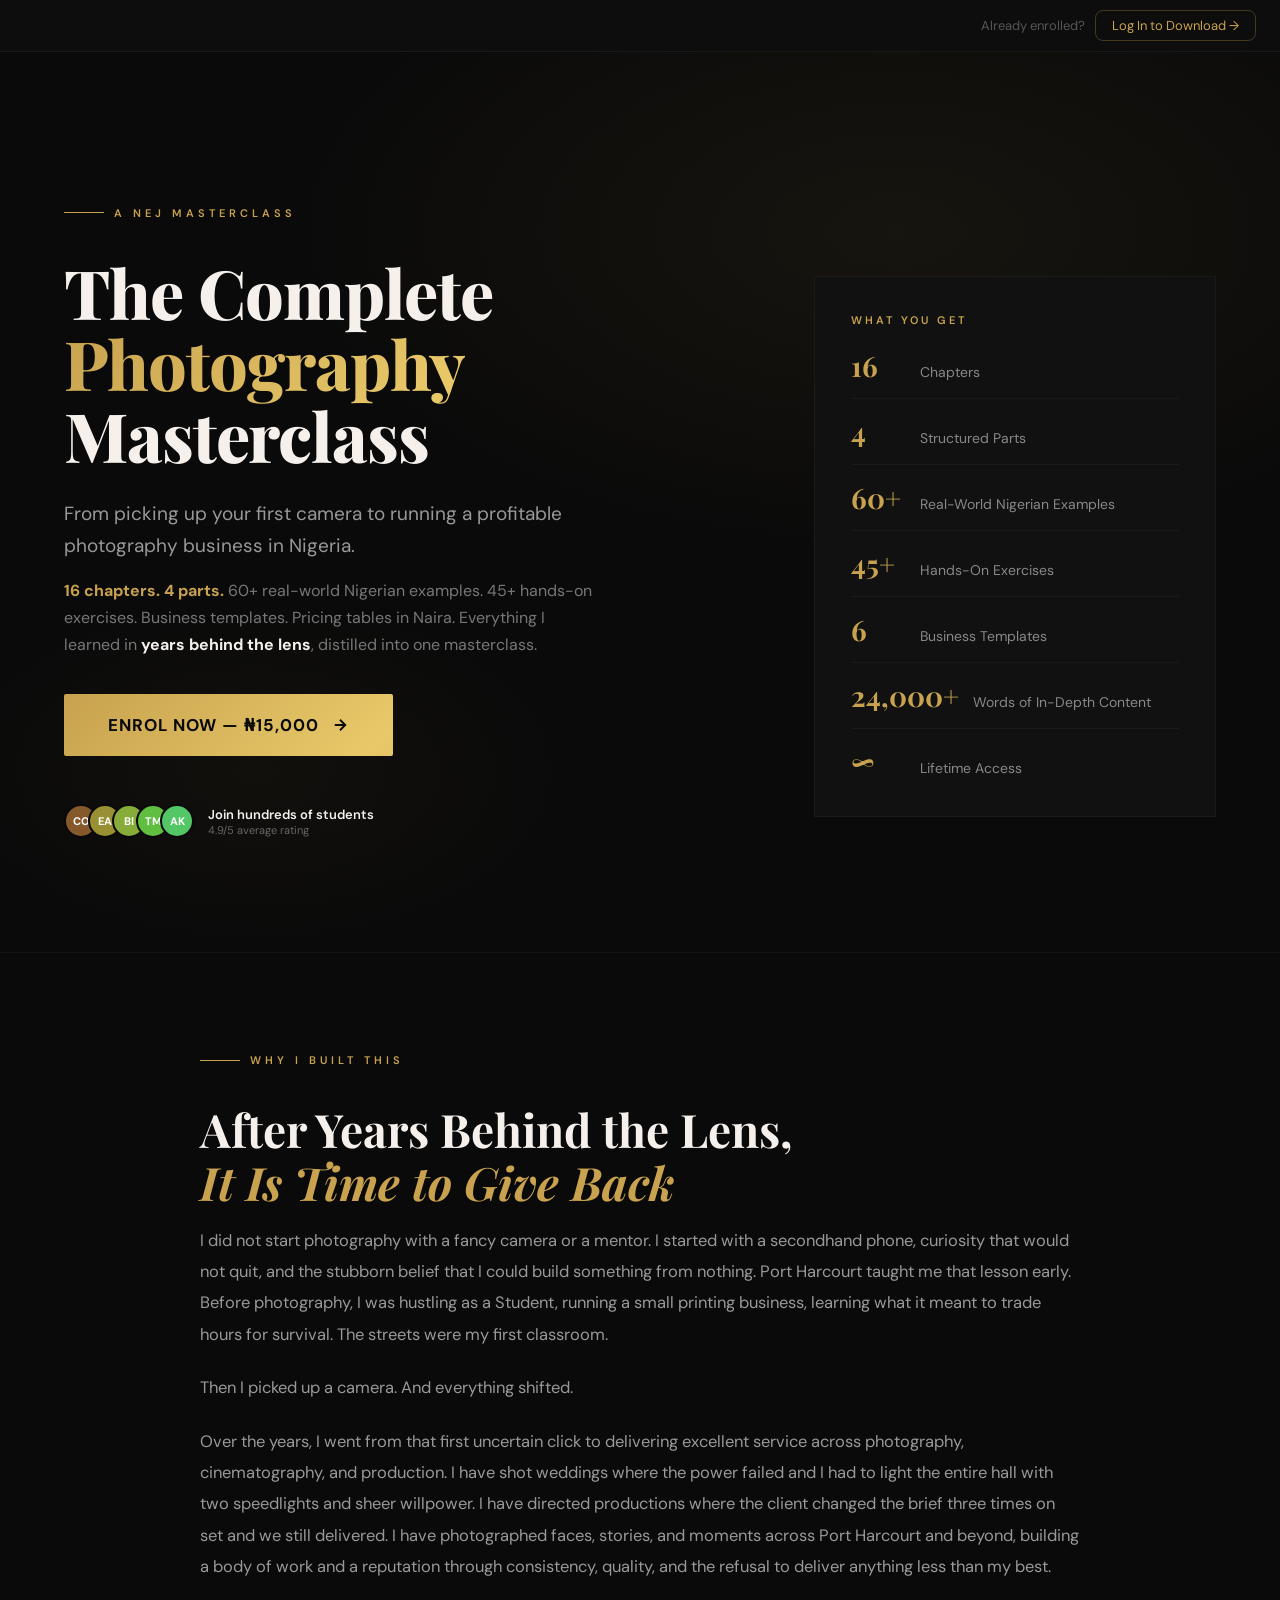
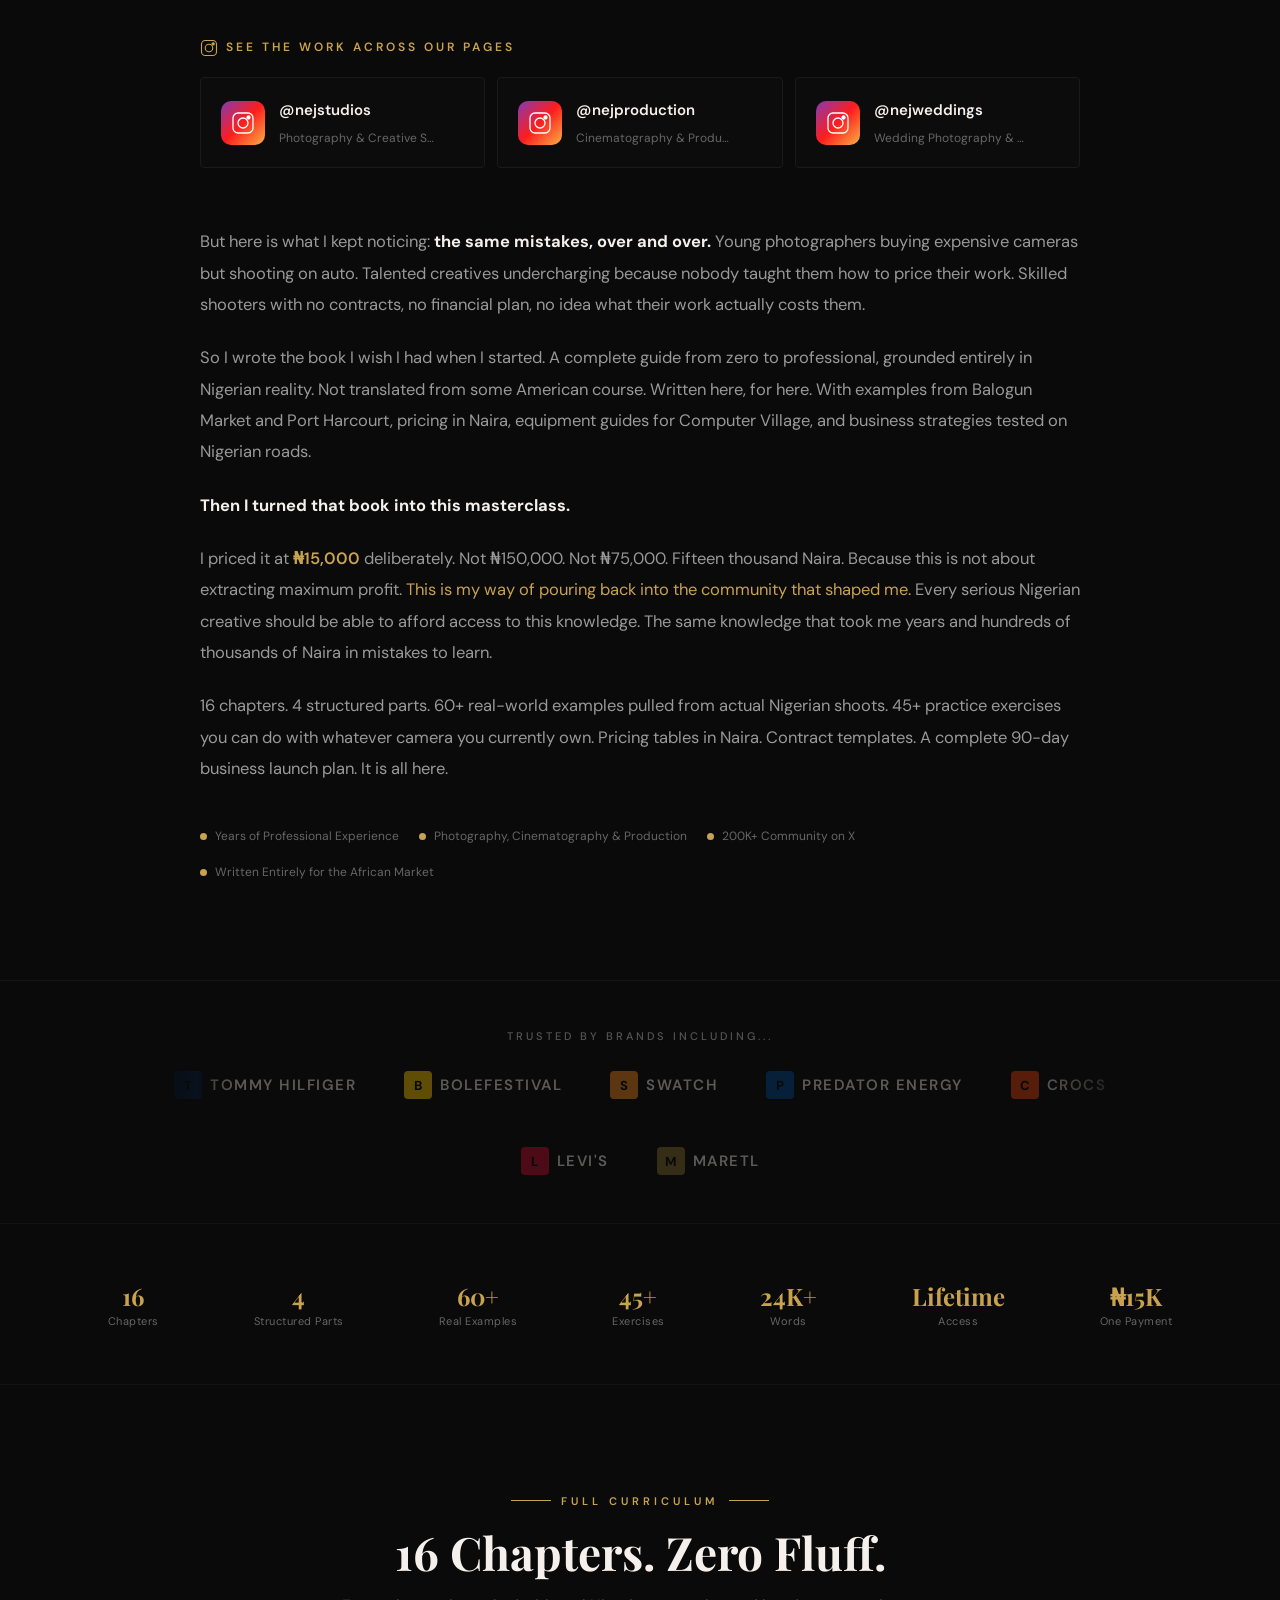
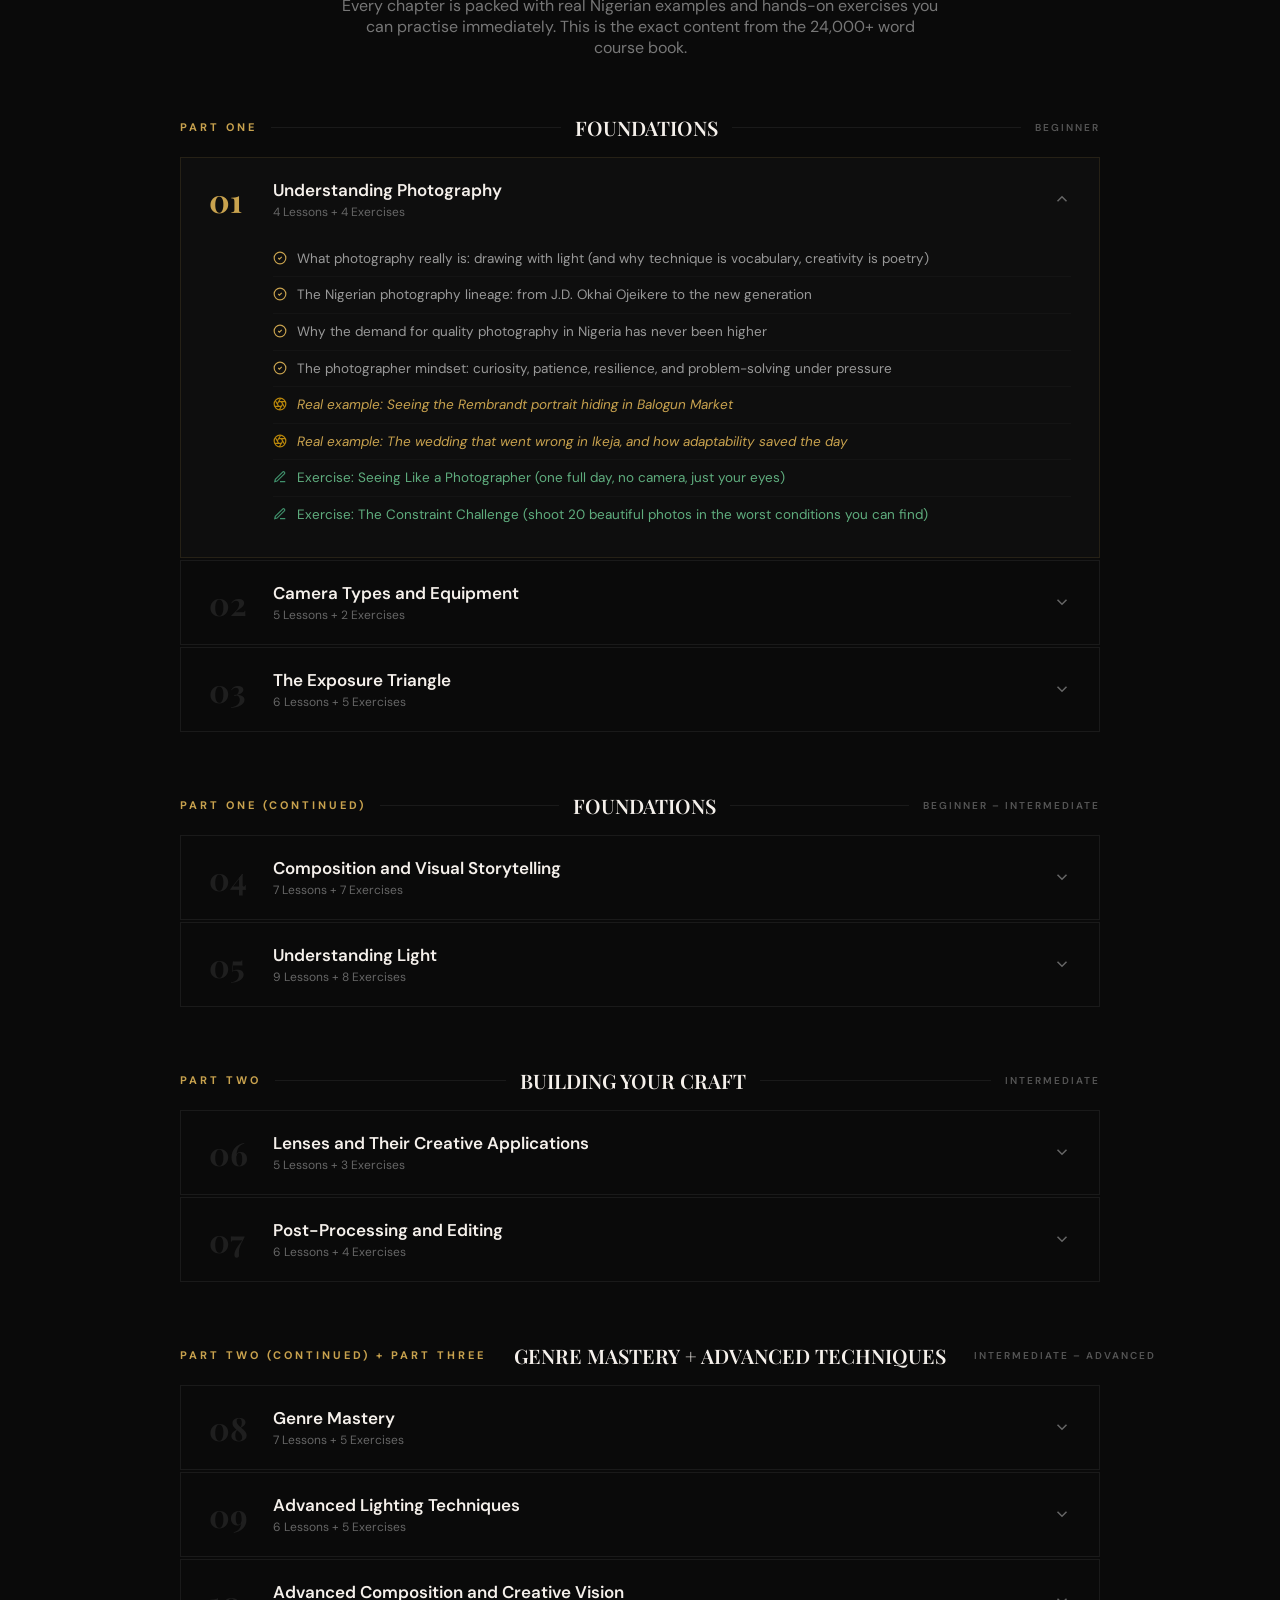
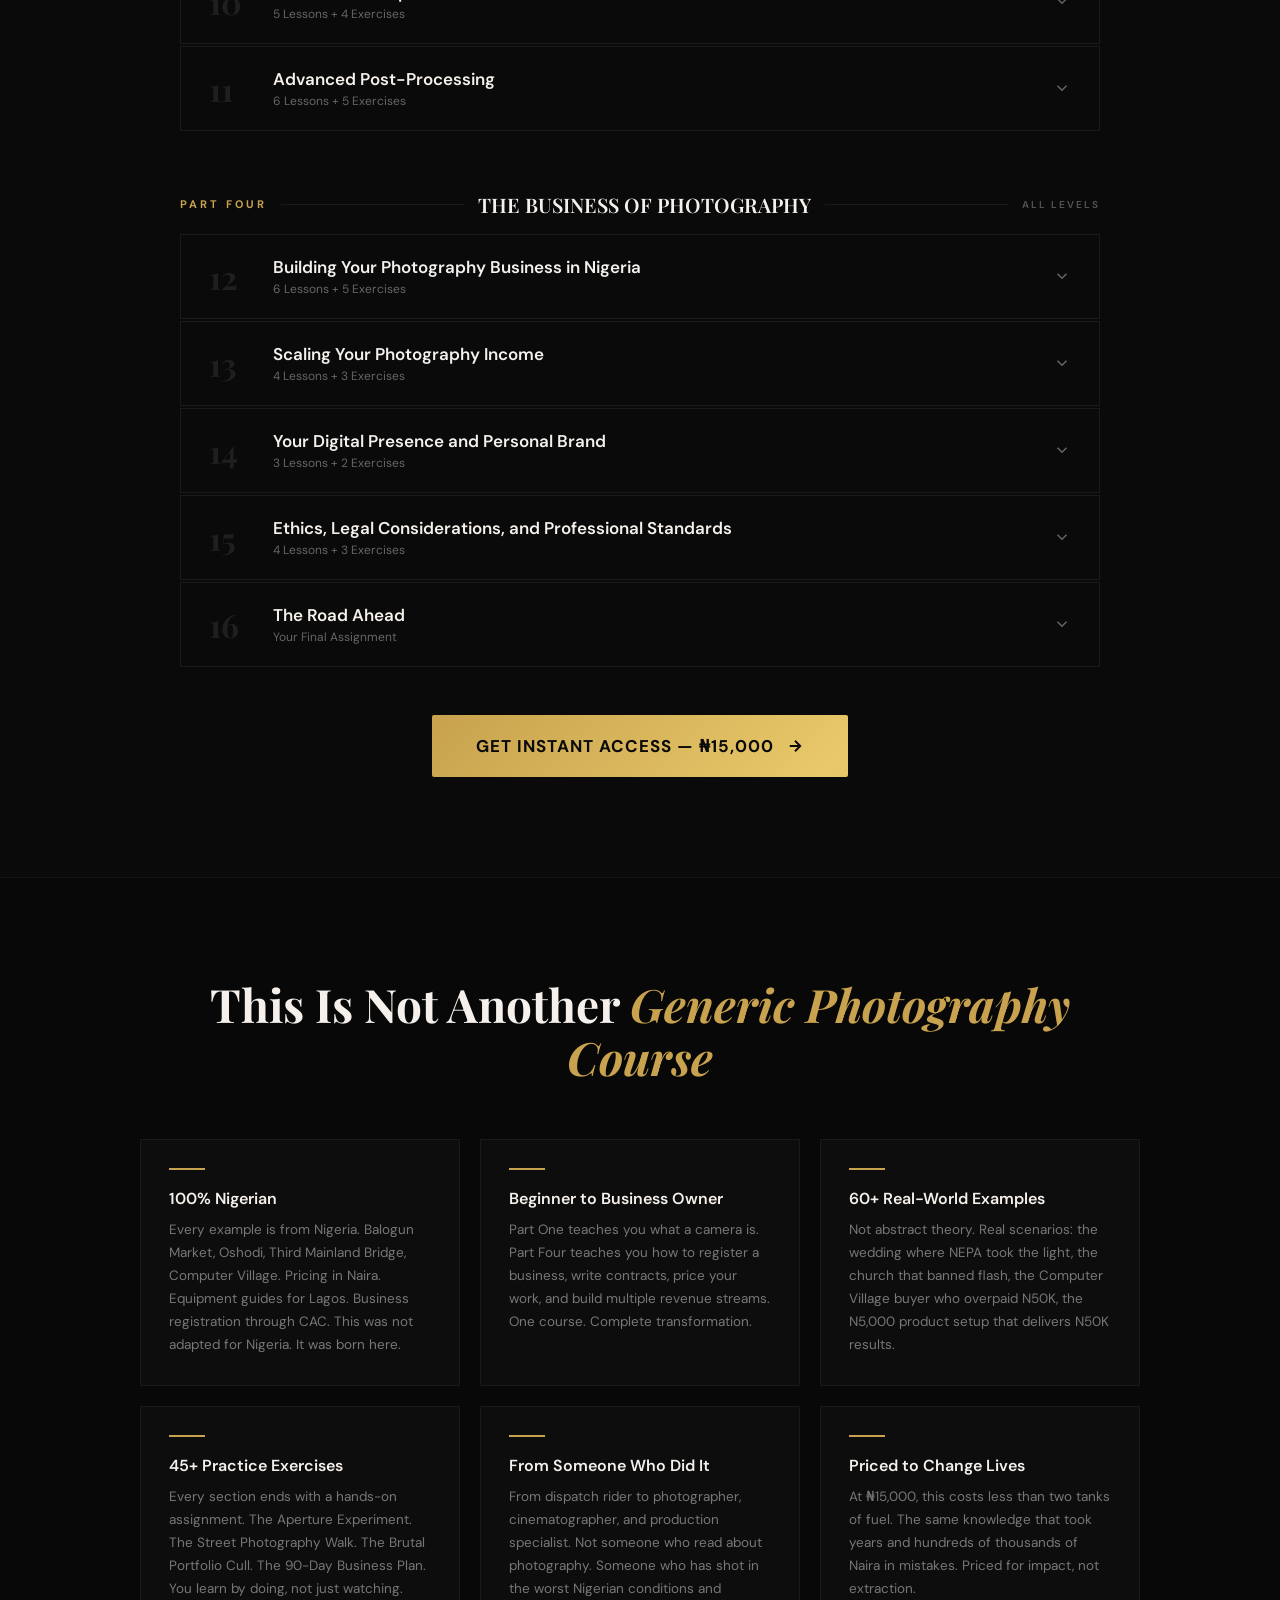
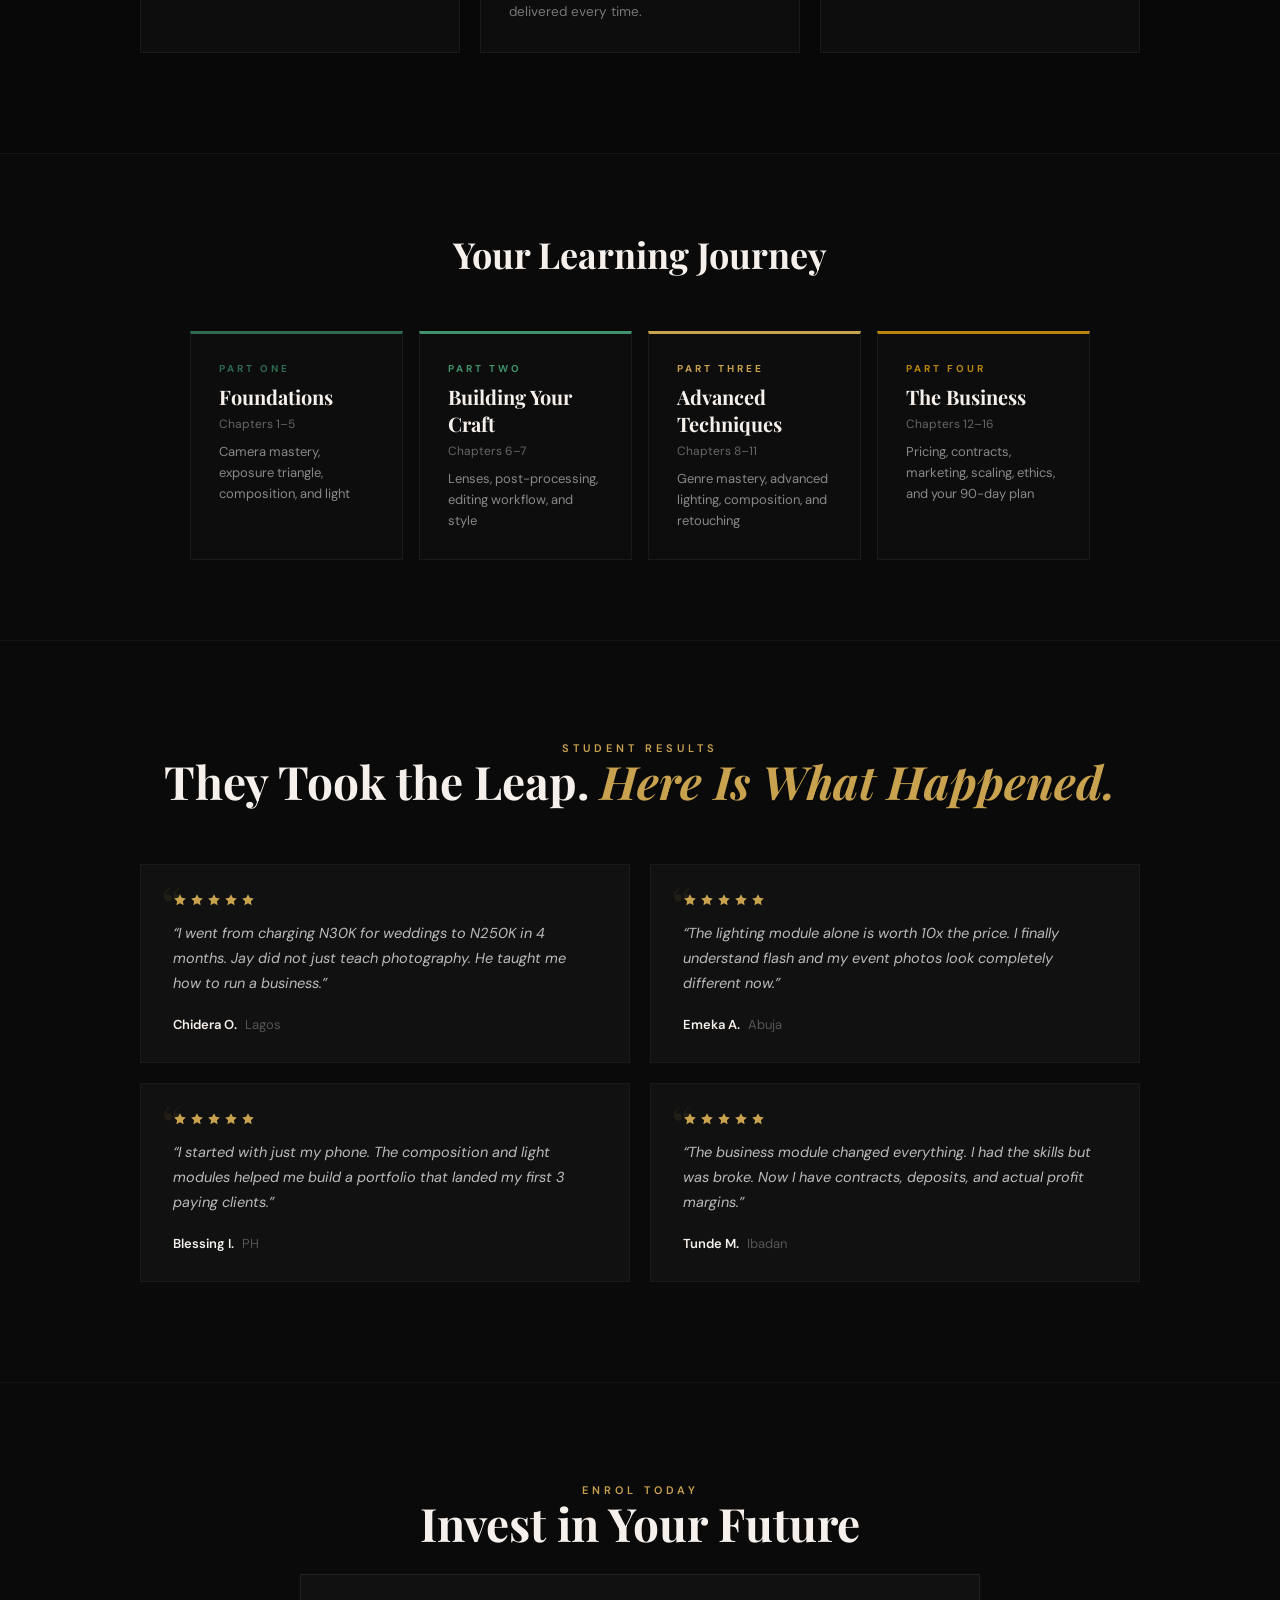
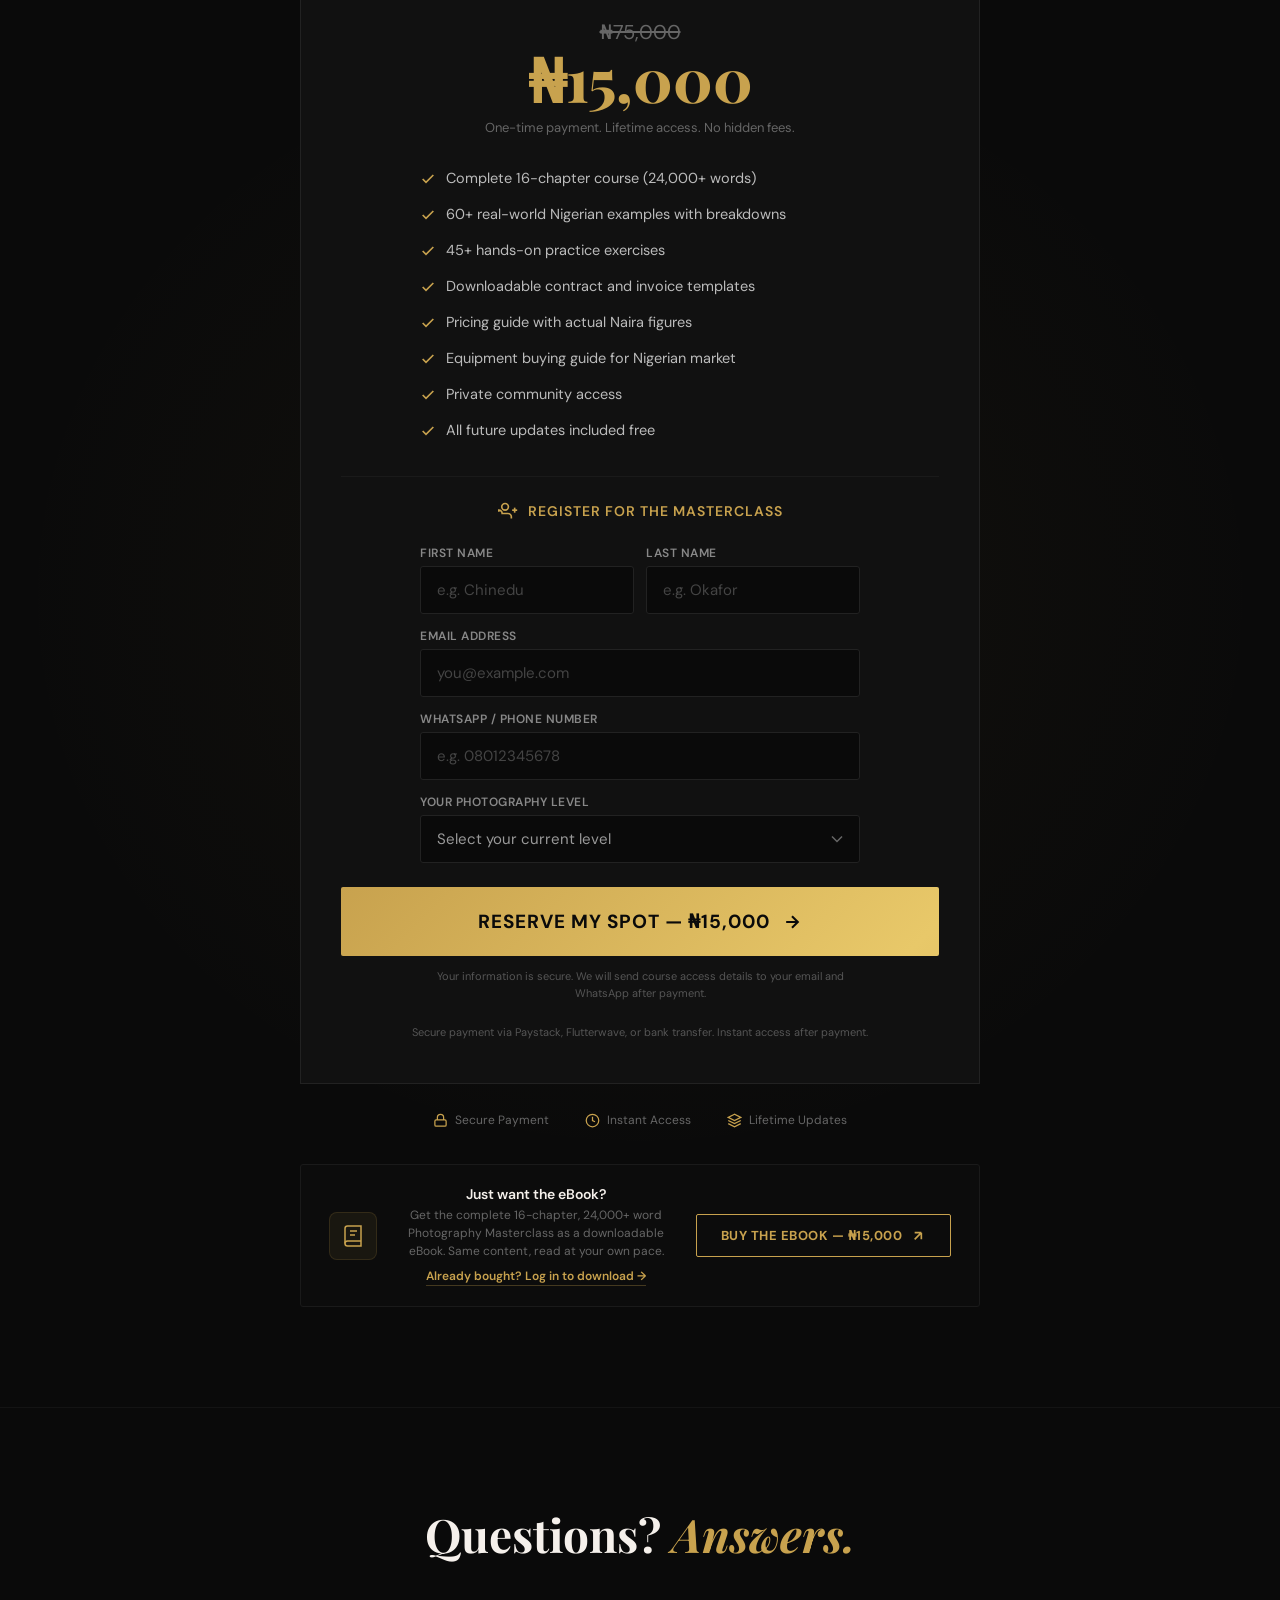
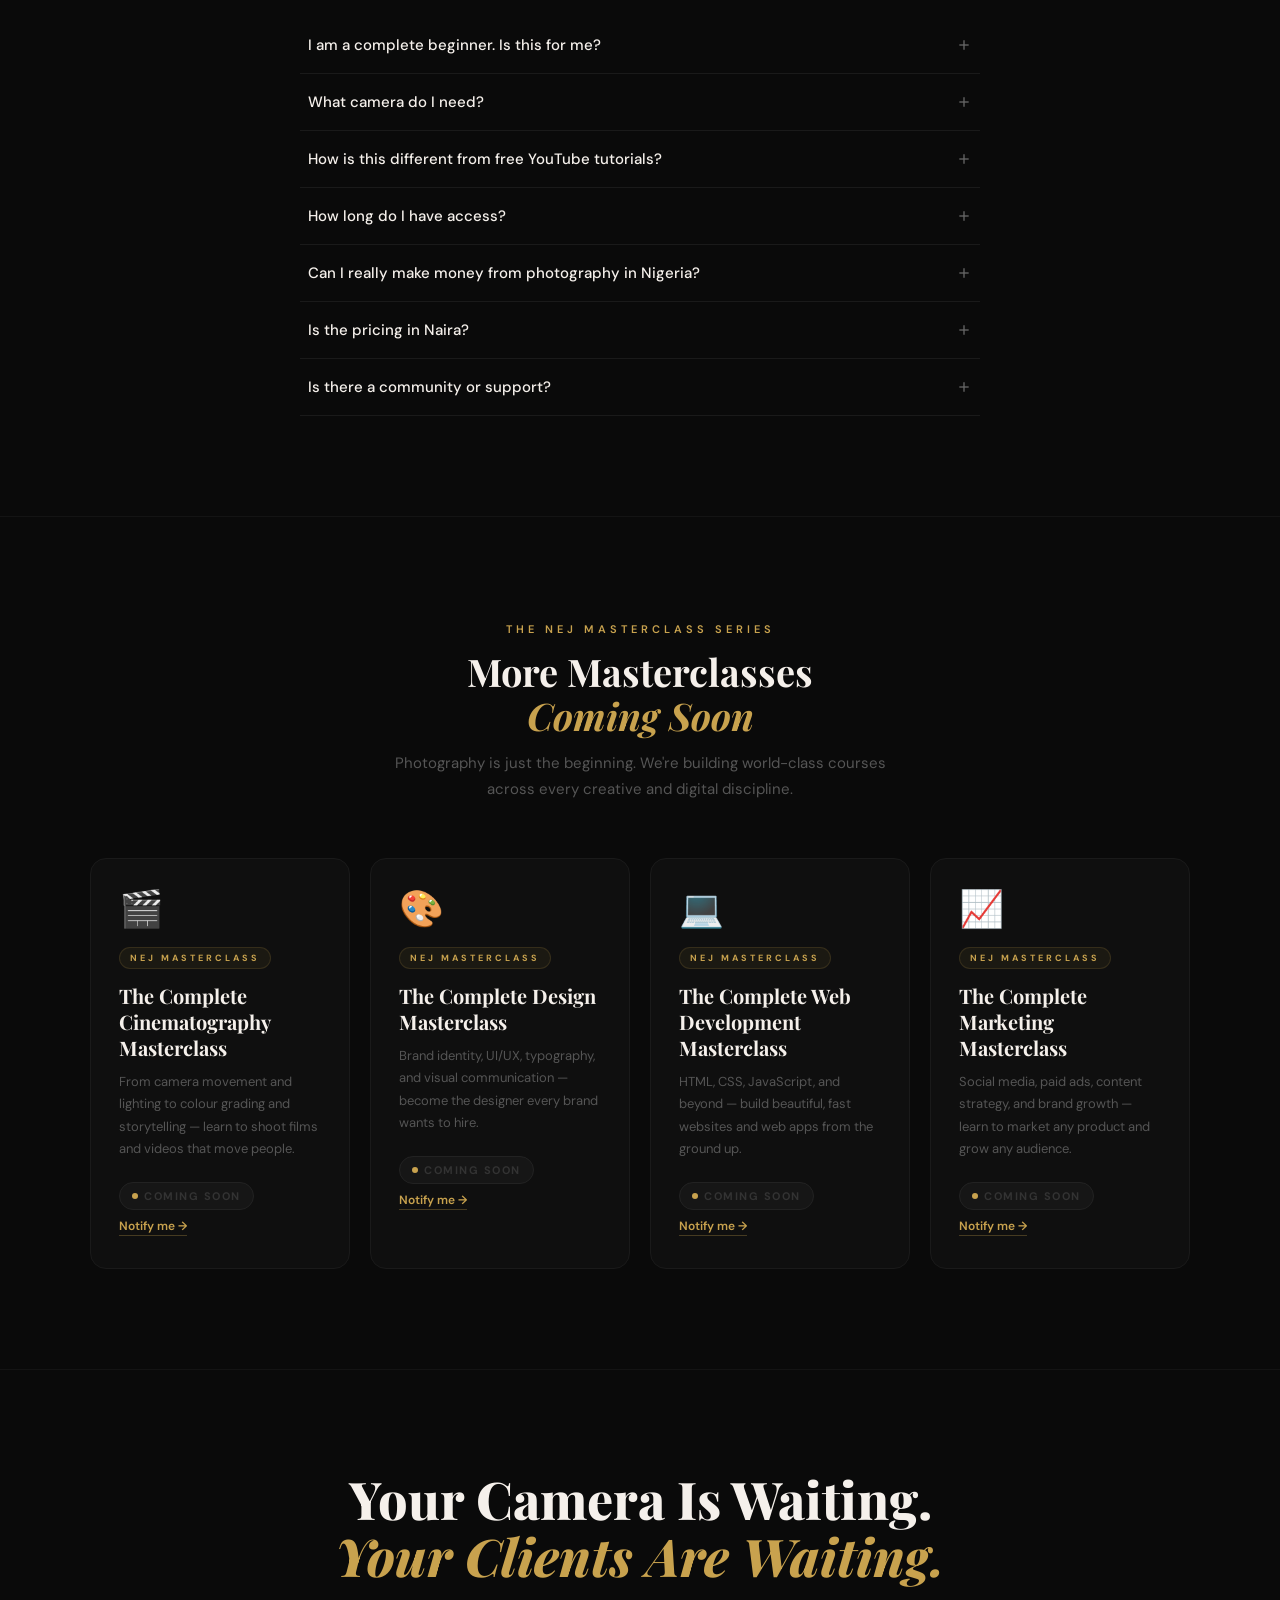
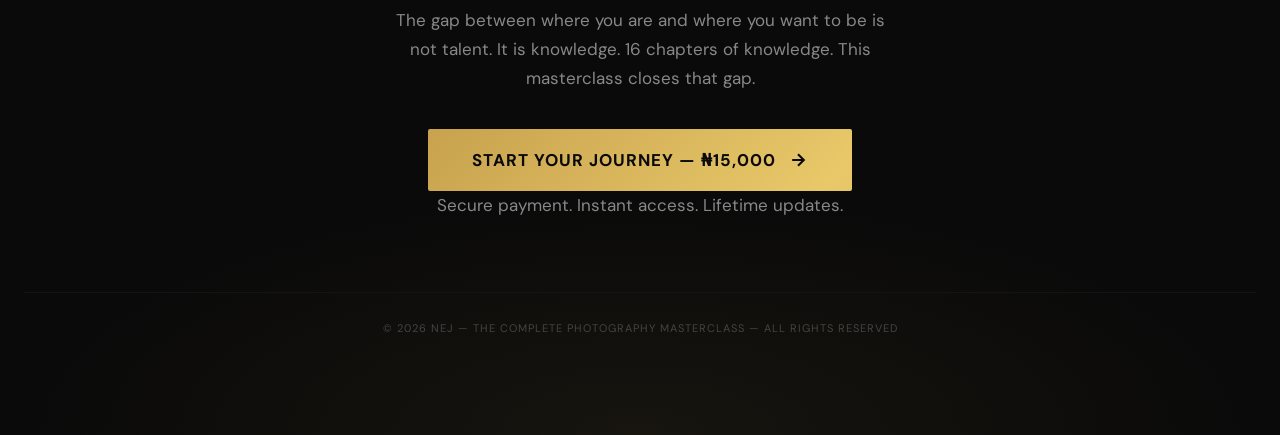
<file: index.html>
<!DOCTYPE html>
<html lang="en">
  <head>
    <meta charset="UTF-8" />
    <meta name="viewport" content="width=device-width, initial-scale=1.0" />
    <title>The Complete Photography Masterclass | NEJ Masterclass</title>
    <meta
      name="description"
      content="From picking up your first camera to running a profitable photography business in Nigeria. 16 chapters, 60+ real-world examples, 45+ exercises. Enrol for ₦15,000."
    />
    <link
      href="https://fonts.googleapis.com/css2?family=DM+Sans:ital,wght@0,300;0,400;0,500;0,600;0,700;0,800&family=Playfair+Display:ital,wght@0,400;0,500;0,600;0,700;0,800;0,900;1,400;1,500;1,600&display=swap"
      rel="stylesheet"
    />
    <link rel="stylesheet" href="styles.css" />
    <!-- Facebook Pixel -->
    <script>
      !function(f,b,e,v,n,t,s)
      {if(f.fbq)return;n=f.fbq=function(){n.callMethod?
      n.callMethod.apply(n,arguments):n.queue.push(arguments)};
      if(!f._fbq)f._fbq=n;n.push=n;n.loaded=!0;n.version='2.0';
      n.queue=[];t=b.createElement(e);t.async=!0;
      t.src=v;s=b.getElementsByTagName(e)[0];
      s.parentNode.insertBefore(t,s)}(window, document,'script',
      'https://connect.facebook.net/en_US/fbevents.js');
      fbq('init', '1439204833875332');
      fbq('track', 'PageView');
    </script>
    <noscript>
      <img height="1" width="1" style="display:none"
        src="https://www.facebook.com/tr?id=1439204833875332&ev=PageView&noscript=1" />
    </noscript>
    <!-- End Facebook Pixel -->
  </head>
  <body>
    <!-- ═══ TOP LOGIN BAR ═══ -->
    <div style="background:#0d0d0d; border-bottom:1px solid #1a1a1a; padding:10px 24px; display:flex; justify-content:flex-end; align-items:center; gap:10px;">
      <span style="font-size:13px; color:#555;">Already enrolled?</span>
      <a href="/login" style="font-size:13px; color:#c8a24e; text-decoration:none; border:1px solid rgba(200,162,78,0.3); border-radius:8px; padding:6px 16px; transition:border-color 0.2s;" onmouseover="this.style.borderColor='#c8a24e'" onmouseout="this.style.borderColor='rgba(200,162,78,0.3)'">Log In to Download →</a>
    </div>
    <!-- ═══ HERO ═══ -->
    <section class="hero">
      <div class="hero-bg"></div>
      <div class="hero-inner">
        <div class="badge">
          <div class="badge-line"></div>
          <span>A Nej Masterclass</span>
        </div>
        <div class="hero-grid">
          <div class="hero-left">
            <h1>
              The Complete<br /><span class="shimmer-text">Photography</span
              ><br />Masterclass
            </h1>
            <p class="hero-sub">
              From picking up your first camera to running a profitable
              photography business in Nigeria.
            </p>
            <p class="hero-detail">
              <strong class="gold">16 chapters. 4 parts.</strong> 60+ real-world
              Nigerian examples. 45+ hands-on exercises. Business templates.
              Pricing tables in Naira. Everything I learned in
              <strong class="white">years behind the lens</strong>, distilled
              into one masterclass.
            </p>
            <div class="hero-cta">
              <button
                class="cta-btn"
                onclick="document.getElementById('regForm').scrollIntoView({behavior:'smooth',block:'center'})"
              >
                Enrol Now &mdash; &#x20A6;15,000
                <svg
                  width="18"
                  height="18"
                  viewBox="0 0 24 24"
                  fill="none"
                  stroke="currentColor"
                  stroke-width="2.5"
                >
                  <path d="M5 12h14M12 5l7 7-7 7" />
                </svg>
              </button>
            </div>
            <div class="social-proof">
              <div class="avatars">
                <div class="avatar" style="background: hsl(30, 50%, 35%)">
                  CO
                </div>
                <div class="avatar" style="background: hsl(55, 50%, 40%)">
                  EA
                </div>
                <div class="avatar" style="background: hsl(80, 50%, 45%)">
                  BI
                </div>
                <div class="avatar" style="background: hsl(105, 50%, 50%)">
                  TM
                </div>
                <div class="avatar" style="background: hsl(130, 50%, 55%)">
                  AK
                </div>
              </div>
              <div>
                <div class="sp-title">Join hundreds of students</div>
                <div class="sp-sub">4.9/5 average rating</div>
              </div>
            </div>
          </div>
          <div class="hero-right">
            <div class="what-you-get">
              <div class="wyg-label">What You Get</div>
              <div class="wyg-item">
                <span class="wyg-num">16</span
                ><span class="wyg-text">Chapters</span>
              </div>
              <div class="wyg-item">
                <span class="wyg-num">4</span
                ><span class="wyg-text">Structured Parts</span>
              </div>
              <div class="wyg-item">
                <span class="wyg-num">60+</span
                ><span class="wyg-text">Real-World Nigerian Examples</span>
              </div>
              <div class="wyg-item">
                <span class="wyg-num">45+</span
                ><span class="wyg-text">Hands-On Exercises</span>
              </div>
              <div class="wyg-item">
                <span class="wyg-num">6</span
                ><span class="wyg-text">Business Templates</span>
              </div>
              <div class="wyg-item">
                <span class="wyg-num">24,000+</span
                ><span class="wyg-text">Words of In-Depth Content</span>
              </div>
              <div class="wyg-item last">
                <span class="wyg-num">&infin;</span
                ><span class="wyg-text">Lifetime Access</span>
              </div>
            </div>
          </div>
        </div>
      </div>
    </section>

    <!-- ═══ STORY ═══ -->
    <section class="story anim-section" id="story">
      <div class="story-inner">
        <div class="badge">
          <div class="badge-line"></div>
          <span>Why I Built This</span>
        </div>
        <h2 class="section-title">
          After Years Behind the Lens,<br /><span class="gold italic"
            >It Is Time to Give Back</span
          >
        </h2>
        <div class="story-text">
          <p>
            I did not start photography with a fancy camera or a mentor. I
            started with a secondhand phone, curiosity that would not quit, and
            the stubborn belief that I could build something from nothing. Port
            Harcourt taught me that lesson early. Before photography, I was
            hustling as a Student, running a small printing business, learning
            what it meant to trade hours for survival. The streets were my first
            classroom.
          </p>
          <p>Then I picked up a camera. And everything shifted.</p>
          <p>
            Over the years, I went from that first uncertain click to delivering
            excellent service across photography, cinematography, and
            production. I have shot weddings where the power failed and I had to
            light the entire hall with two speedlights and sheer willpower. I
            have directed productions where the client changed the brief three
            times on set and we still delivered. I have photographed faces,
            stories, and moments across Port Harcourt and beyond, building a
            body of work and a reputation through consistency, quality, and the
            refusal to deliver anything less than my best.
          </p>

          <!-- ═══ INSTAGRAM PROFILES ═══ -->
          <div class="ig-showcase">
            <div class="ig-showcase-label">
              <svg
                width="18"
                height="18"
                viewBox="0 0 24 24"
                fill="none"
                stroke="#C8A24E"
                stroke-width="1.5"
              >
                <rect x="2" y="2" width="20" height="20" rx="5" />
                <circle cx="12" cy="12" r="5" />
                <circle cx="17.5" cy="6.5" r="1.5" fill="#C8A24E" />
              </svg>
              <span>See the work across our pages</span>
            </div>
            <div class="ig-grid">
              <a
                href="https://www.instagram.com/nejstudios"
                target="_blank"
                rel="noopener"
                class="ig-profile-card"
              >
                <div class="ig-card-icon">
                  <svg
                    width="24"
                    height="24"
                    viewBox="0 0 24 24"
                    fill="none"
                    stroke="#fff"
                    stroke-width="1.3"
                  >
                    <rect x="2" y="2" width="20" height="20" rx="5" />
                    <circle cx="12" cy="12" r="5" />
                    <circle cx="17.5" cy="6.5" r="1.5" fill="#fff" />
                  </svg>
                </div>
                <div class="ig-card-info">
                  <span class="ig-card-handle">@nejstudios</span>
                  <span class="ig-card-desc"
                    >Photography &amp; Creative Studio</span
                  >
                </div>
                <div class="ig-card-arrow">
                  <svg
                    width="16"
                    height="16"
                    viewBox="0 0 24 24"
                    fill="none"
                    stroke="#C8A24E"
                    stroke-width="2"
                  >
                    <path d="M7 17L17 7M17 7H7M17 7v10" />
                  </svg>
                </div>
              </a>
              <a
                href="https://www.instagram.com/nejproduction"
                target="_blank"
                rel="noopener"
                class="ig-profile-card"
              >
                <div class="ig-card-icon">
                  <svg
                    width="24"
                    height="24"
                    viewBox="0 0 24 24"
                    fill="none"
                    stroke="#fff"
                    stroke-width="1.3"
                  >
                    <rect x="2" y="2" width="20" height="20" rx="5" />
                    <circle cx="12" cy="12" r="5" />
                    <circle cx="17.5" cy="6.5" r="1.5" fill="#fff" />
                  </svg>
                </div>
                <div class="ig-card-info">
                  <span class="ig-card-handle">@nejproduction</span>
                  <span class="ig-card-desc"
                    >Cinematography &amp; Production</span
                  >
                </div>
                <div class="ig-card-arrow">
                  <svg
                    width="16"
                    height="16"
                    viewBox="0 0 24 24"
                    fill="none"
                    stroke="#C8A24E"
                    stroke-width="2"
                  >
                    <path d="M7 17L17 7M17 7H7M17 7v10" />
                  </svg>
                </div>
              </a>
              <a
                href="https://www.instagram.com/nejweddings"
                target="_blank"
                rel="noopener"
                class="ig-profile-card"
              >
                <div class="ig-card-icon">
                  <svg
                    width="24"
                    height="24"
                    viewBox="0 0 24 24"
                    fill="none"
                    stroke="#fff"
                    stroke-width="1.3"
                  >
                    <rect x="2" y="2" width="20" height="20" rx="5" />
                    <circle cx="12" cy="12" r="5" />
                    <circle cx="17.5" cy="6.5" r="1.5" fill="#fff" />
                  </svg>
                </div>
                <div class="ig-card-info">
                  <span class="ig-card-handle">@nejweddings</span>
                  <span class="ig-card-desc"
                    >Wedding Photography &amp; Films</span
                  >
                </div>
                <div class="ig-card-arrow">
                  <svg
                    width="16"
                    height="16"
                    viewBox="0 0 24 24"
                    fill="none"
                    stroke="#C8A24E"
                    stroke-width="2"
                  >
                    <path d="M7 17L17 7M17 7H7M17 7v10" />
                  </svg>
                </div>
              </a>
            </div>
          </div>

          <p>
            But here is what I kept noticing:
            <strong class="white">the same mistakes, over and over.</strong>
            Young photographers buying expensive cameras but shooting on auto.
            Talented creatives undercharging because nobody taught them how to
            price their work. Skilled shooters with no contracts, no financial
            plan, no idea what their work actually costs them.
          </p>
          <p>
            So I wrote the book I wish I had when I started. A complete guide
            from zero to professional, grounded entirely in Nigerian reality.
            Not translated from some American course. Written here, for here.
            With examples from Balogun Market and Port Harcourt, pricing in
            Naira, equipment guides for Computer Village, and business
            strategies tested on Nigerian roads.
          </p>
          <p>
            <strong class="white"
              >Then I turned that book into this masterclass.</strong
            >
          </p>
          <p>
            I priced it at
            <span class="gold bold">&#x20A6;15,000</span> deliberately. Not
            &#x20A6;150,000. Not &#x20A6;75,000. Fifteen thousand Naira. Because
            this is not about extracting maximum profit.
            <span class="gold"
              >This is my way of pouring back into the community that shaped
              me.</span
            >
            Every serious Nigerian creative should be able to afford access to
            this knowledge. The same knowledge that took me years and hundreds
            of thousands of Naira in mistakes to learn.
          </p>
          <p>
            16 chapters. 4 structured parts. 60+ real-world examples pulled from
            actual Nigerian shoots. 45+ practice exercises you can do with
            whatever camera you currently own. Pricing tables in Naira. Contract
            templates. A complete 90-day business launch plan. It is all here.
          </p>
        </div>
        <div class="story-tags">
          <div class="story-tag">
            <div class="tag-dot"></div>
            Years of Professional Experience
          </div>
          <div class="story-tag">
            <div class="tag-dot"></div>
            Photography, Cinematography &amp; Production
          </div>
          <div class="story-tag">
            <div class="tag-dot"></div>
            200K+ Community on X
          </div>
          <div class="story-tag">
            <div class="tag-dot"></div>
            Written Entirely for the African Market
          </div>
        </div>
      </div>
    </section>

    <!-- ═══ BRANDS ═══ -->
    <section class="brands-bar">
      <div class="brands-inner">
        <p class="brands-label">Trusted by brands including...</p>
        <div class="brands-track">
          <div class="brands-logos" id="brandLogos">
            <!-- JS will populate these. Replace with your real brand names/logos -->
            <p>'Crocs'</p>
          </div>
        </div>
      </div>
    </section>

    <!-- ═══ STATS ═══ -->
    <section class="stats-bar">
      <div class="stats-grid" id="statsGrid"></div>
    </section>

    <!-- ═══ CURRICULUM ═══ -->
    <section class="curriculum anim-section" id="curriculum">
      <div class="curriculum-inner">
        <div class="section-center">
          <div class="badge center-badge">
            <div class="badge-line"></div>
            <span>Full Curriculum</span>
            <div class="badge-line"></div>
          </div>
          <h2 class="section-title center">16 Chapters. Zero Fluff.</h2>
          <p class="section-sub">
            Every chapter is packed with real Nigerian examples and hands-on
            exercises you can practise immediately. This is the exact content
            from the 24,000+ word course book.
          </p>
        </div>
        <div id="modulesContainer"></div>
        <div class="center" style="margin-top: 48px">
          <button
            class="cta-btn"
            onclick="document.getElementById('regForm').scrollIntoView({behavior:'smooth',block:'center'})"
          >
            Get Instant Access &mdash; &#x20A6;15,000
            <svg
              width="18"
              height="18"
              viewBox="0 0 24 24"
              fill="none"
              stroke="currentColor"
              stroke-width="2.5"
            >
              <path d="M5 12h14M12 5l7 7-7 7" />
            </svg>
          </button>
        </div>
      </div>
    </section>

    <!-- ═══ DIFFERENT ═══ -->
    <section class="different anim-section" id="different">
      <div class="different-inner">
        <div class="section-center">
          <h2 class="section-title center">
            This Is Not Another
            <span class="gold italic">Generic Photography Course</span>
          </h2>
        </div>
        <div class="diff-grid" id="diffGrid"></div>
      </div>
    </section>

    <!-- ═══ LEARNING JOURNEY ═══ -->
    <section class="journey anim-section" id="journey">
      <div class="journey-inner">
        <div class="section-center">
          <h2
            class="section-title center"
            style="font-size: clamp(24px, 3vw, 36px)"
          >
            Your Learning Journey
          </h2>
        </div>
        <div class="journey-grid" id="journeyGrid"></div>
      </div>
    </section>

    <!-- ═══ TESTIMONIALS ═══ -->
    <section class="testimonials anim-section" id="testimonials">
      <div class="testimonials-inner">
        <div class="section-center">
          <span class="section-label">Student Results</span>
          <h2 class="section-title center">
            They Took the Leap.
            <span class="gold italic">Here Is What Happened.</span>
          </h2>
        </div>
        <div class="test-grid" id="testGrid"></div>
      </div>
    </section>

    <!-- ═══ PRICING + REGISTRATION ═══ -->
    <section class="pricing anim-section" id="pricing">
      <div class="pricing-inner">
        <span class="section-label">Enrol Today</span>
        <h2 class="section-title center">Invest in Your Future</h2>
        <div class="price-card">
          <div class="price-header">
            <span class="price-was">&#x20A6;75,000</span>
            <div class="price-now">&#x20A6;15,000</div>
            <div class="price-note">
              One-time payment. Lifetime access. No hidden fees.
            </div>
          </div>
          <div class="price-features" id="priceFeatures"></div>

          <!-- ═══ REGISTRATION FORM ═══ -->
          <div class="reg-form-wrapper" id="regForm">
            <div class="reg-form-header">
              <svg
                width="20"
                height="20"
                viewBox="0 0 24 24"
                fill="none"
                stroke="#C8A24E"
                stroke-width="2"
              >
                <path d="M16 21v-2a4 4 0 00-4-4H5a4 4 0 00-4-4v2" />
                <circle cx="8.5" cy="7" r="4" />
                <line x1="20" y1="8" x2="20" y2="14" />
                <line x1="23" y1="11" x2="17" y2="11" />
              </svg>
              <span>Register for the Masterclass</span>
            </div>

            <div class="reg-fields">
              <div class="reg-row">
                <div class="reg-field">
                  <label for="regFirst">First Name</label>
                  <input
                    type="text"
                    id="regFirst"
                    placeholder="e.g. Chinedu"
                    autocomplete="given-name"
                  />
                </div>
                <div class="reg-field">
                  <label for="regLast">Last Name</label>
                  <input
                    type="text"
                    id="regLast"
                    placeholder="e.g. Okafor"
                    autocomplete="family-name"
                  />
                </div>
              </div>
              <div class="reg-field">
                <label for="regEmail">Email Address</label>
                <input
                  type="email"
                  id="regEmail"
                  placeholder="you@example.com"
                  autocomplete="email"
                />
              </div>
              <div class="reg-field">
                <label for="regPhone">WhatsApp / Phone Number</label>
                <input
                  type="tel"
                  id="regPhone"
                  placeholder="e.g. 08012345678"
                  autocomplete="tel"
                />
              </div>
              <div class="reg-field">
                <label for="regLevel">Your Photography Level</label>
                <select id="regLevel">
                  <option value="" disabled selected>
                    Select your current level
                  </option>
                  <option value="complete_beginner">
                    Complete Beginner (never used a camera professionally)
                  </option>
                  <option value="beginner">
                    Beginner (I shoot but I am still learning basics)
                  </option>
                  <option value="intermediate">
                    Intermediate (I take paid jobs but want to improve)
                  </option>
                  <option value="advanced">
                    Advanced (I want business and scaling strategies)
                  </option>
                </select>
              </div>
            </div>

            <button
              type="button"
              class="cta-btn full-width"
              id="regSubmitBtn"
              onclick="handleRegistration()"
            >
              Reserve My Spot &mdash; &#x20A6;15,000
              <svg
                width="20"
                height="20"
                viewBox="0 0 24 24"
                fill="none"
                stroke="currentColor"
                stroke-width="2.5"
              >
                <path d="M5 12h14M12 5l7 7-7 7" />
              </svg>
            </button>

            <p class="reg-note">
              Your information is secure. We will send course access details to
              your email and WhatsApp after payment.
            </p>

            <!-- Success state (hidden by default) -->
            <div class="reg-success" id="regSuccess" style="display: none">
              <div class="reg-success-icon">
                <svg
                  width="32"
                  height="32"
                  viewBox="0 0 24 24"
                  fill="none"
                  stroke="#C8A24E"
                  stroke-width="2.5"
                >
                  <path d="M20 6L9 17l-5-5" />
                </svg>
              </div>
              <h3>You are in!</h3>
              <p>Redirecting you to the payment page now...</p>
            </div>
          </div>

          <p class="price-secure">
            Secure payment via Paystack, Flutterwave, or bank transfer. Instant
            access after payment.
          </p>
        </div>
        <div class="trust-badges">
          <div class="trust-badge">
            <svg
              width="15"
              height="15"
              viewBox="0 0 24 24"
              fill="none"
              stroke="#C8A24E"
              stroke-width="2"
            >
              <rect x="3" y="11" width="18" height="10" rx="2" />
              <path d="M7 11V7a5 5 0 0110 0v4" />
            </svg>
            Secure Payment
          </div>
          <div class="trust-badge">
            <svg
              width="15"
              height="15"
              viewBox="0 0 24 24"
              fill="none"
              stroke="#C8A24E"
              stroke-width="2"
            >
              <circle cx="12" cy="12" r="10" />
              <path d="M12 6v6l4 2" />
            </svg>
            Instant Access
          </div>
          <div class="trust-badge">
            <svg
              width="15"
              height="15"
              viewBox="0 0 24 24"
              fill="none"
              stroke="#C8A24E"
              stroke-width="2"
            >
              <path
                d="M12 2L2 7l10 5 10-5-10-5zM2 17l10 5 10-5M2 12l10 5 10-5"
              />
            </svg>
            Lifetime Updates
          </div>
        </div>

        <!-- ═══ EBOOK ONLY CTA ═══ -->
        <div class="ebook-cta">
          <div class="ebook-cta-inner">
            <div class="ebook-icon">
              <svg
                width="24"
                height="24"
                viewBox="0 0 24 24"
                fill="none"
                stroke="#C8A24E"
                stroke-width="1.5"
              >
                <path d="M4 19.5A2.5 2.5 0 016.5 17H20" />
                <path
                  d="M6.5 2H20v20H6.5A2.5 2.5 0 014 19.5v-15A2.5 2.5 0 016.5 2z"
                />
                <line x1="9" y1="7" x2="16" y2="7" />
                <line x1="9" y1="11" x2="14" y2="11" />
              </svg>
            </div>
            <div class="ebook-text">
              <p class="ebook-heading">Just want the eBook?</p>
              <p class="ebook-desc">
                Get the complete 16-chapter, 24,000+ word Photography
                Masterclass as a downloadable eBook. Same content, read at your
                own pace.
              </p>
              <a href="/ebook" class="ebook-login-link"
                >Already bought? Log in to download &rarr;</a
              >
            </div>
            <a
              href="#"
              class="ebook-btn"
              onclick="window.open('https://selar.com/774o60z416','_blank'); return false;"
            >
              Buy the eBook &mdash; &#x20A6;15,000
              <svg
                width="16"
                height="16"
                viewBox="0 0 24 24"
                fill="none"
                stroke="currentColor"
                stroke-width="2.5"
              >
                <path d="M7 17L17 7M17 7H7M17 7v10" />
              </svg>
            </a>
          </div>
        </div>
      </div>
    </section>

    <!-- ═══ FAQ ═══ -->
    <section class="faq anim-section" id="faq">
      <div class="faq-inner">
        <div class="section-center">
          <h2 class="section-title center">
            Questions? <span class="gold italic">Answers.</span>
          </h2>
        </div>
        <div id="faqContainer"></div>
      </div>
    </section>

    <!-- ═══ MORE MASTERCLASSES ═══ -->
    <section class="more-classes anim-section">
      <div class="more-classes-inner">
        <div class="more-classes-head">
          <span class="section-label">The NEJ Masterclass Series</span>
          <h2 class="section-title">More Masterclasses<br /><span class="gold italic">Coming Soon</span></h2>
          <p class="section-sub">Photography is just the beginning. We're building world-class courses across every creative and digital discipline.</p>
        </div>

        <div class="more-grid">

          <!-- Cinematography -->
          <div class="more-card">
            <span class="more-card-icon">🎬</span>
            <div class="more-card-tag">NEJ Masterclass</div>
            <div class="more-card-title">The Complete Cinematography Masterclass</div>
            <div class="more-card-desc">From camera movement and lighting to colour grading and storytelling — learn to shoot films and videos that move people.</div>
            <div class="more-card-footer">
              <span class="coming-soon-badge"><span class="dot"></span>Coming Soon</span>
              <a href="#regForm" class="notify-link">Notify me →</a>
            </div>
          </div>

          <!-- Design -->
          <div class="more-card">
            <span class="more-card-icon">🎨</span>
            <div class="more-card-tag">NEJ Masterclass</div>
            <div class="more-card-title">The Complete Design Masterclass</div>
            <div class="more-card-desc">Brand identity, UI/UX, typography, and visual communication — become the designer every brand wants to hire.</div>
            <div class="more-card-footer">
              <span class="coming-soon-badge"><span class="dot"></span>Coming Soon</span>
              <a href="#regForm" class="notify-link">Notify me →</a>
            </div>
          </div>

          <!-- Web Development -->
          <div class="more-card">
            <span class="more-card-icon">💻</span>
            <div class="more-card-tag">NEJ Masterclass</div>
            <div class="more-card-title">The Complete Web Development Masterclass</div>
            <div class="more-card-desc">HTML, CSS, JavaScript, and beyond — build beautiful, fast websites and web apps from the ground up.</div>
            <div class="more-card-footer">
              <span class="coming-soon-badge"><span class="dot"></span>Coming Soon</span>
              <a href="#regForm" class="notify-link">Notify me →</a>
            </div>
          </div>

          <!-- Marketing -->
          <div class="more-card">
            <span class="more-card-icon">📈</span>
            <div class="more-card-tag">NEJ Masterclass</div>
            <div class="more-card-title">The Complete Marketing Masterclass</div>
            <div class="more-card-desc">Social media, paid ads, content strategy, and brand growth — learn to market any product and grow any audience.</div>
            <div class="more-card-footer">
              <span class="coming-soon-badge"><span class="dot"></span>Coming Soon</span>
              <a href="#regForm" class="notify-link">Notify me →</a>
            </div>
          </div>

        </div>
      </div>
    </section>

    <!-- ═══ FINAL CTA ═══ -->
    <section class="final-cta">
      <div class="final-cta-inner">
        <h2>
          Your Camera Is Waiting.<br /><span class="gold italic"
            >Your Clients Are Waiting.</span
          >
        </h2>
        <p>
          The gap between where you are and where you want to be is not talent.
          It is knowledge. 16 chapters of knowledge. This masterclass closes
          that gap.
        </p>
        <button
          class="cta-btn"
          onclick="document.getElementById('regForm').scrollIntoView({behavior:'smooth',block:'center'})"
        >
          Start Your Journey &mdash; &#x20A6;15,000
          <svg
            width="20"
            height="20"
            viewBox="0 0 24 24"
            fill="none"
            stroke="currentColor"
            stroke-width="2.5"
          >
            <path d="M5 12h14M12 5l7 7-7 7" />
          </svg>
        </button>
        <p class="final-sub">
          Secure payment. Instant access. Lifetime updates.
        </p>
      </div>
      <div class="footer">
        <p>
          &copy; 2026 NEJ &mdash; THE COMPLETE PHOTOGRAPHY MASTERCLASS &mdash;
          ALL RIGHTS RESERVED
        </p>
      </div>
    </section>

    <script src="script.js"></script>
  </body>
</html>
</file>
<file: styles.css>
/* ═══ RESET & BASE ═══ */
*,
*::before,
*::after {
  margin: 0;
  padding: 0;
  box-sizing: border-box;
}
::selection {
  background: #c8a24e;
  color: #0a0a0a;
}
body {
  background: #0a0a0a;
  color: #f5f0eb;
  font-family: "DM Sans", sans-serif;
  overflow-x: hidden;
  -webkit-font-smoothing: antialiased;
}

/* ═══ UTILITIES ═══ */
.gold {
  color: #c8a24e;
}
.white {
  color: #f5f0eb;
}
.italic {
  font-style: italic;
}
.bold {
  font-weight: 600;
}
.center {
  text-align: center;
}
.section-label {
  display: block;
  font-size: 11px;
  letter-spacing: 4px;
  text-transform: uppercase;
  color: #c8a24e;
  font-weight: 600;
  text-align: center;
}
.section-title {
  font-family: "Playfair Display", serif;
  font-size: clamp(30px, 4vw, 46px);
  font-weight: 700;
  line-height: 1.15;
  margin-bottom: 16px;
}
.section-title.center {
  text-align: center;
}
.section-sub {
  font-size: 16px;
  color: #777;
  max-width: 600px;
  margin: 0 auto;
  text-align: center;
}
.section-center {
  text-align: center;
  margin-bottom: 56px;
}

/* ═══ ANIMATIONS ═══ */
@keyframes shimmer {
  0% {
    background-position: -200% 0;
  }
  100% {
    background-position: 200% 0;
  }
}
.anim-section {
  opacity: 0;
  transform: translateY(36px);
  transition: all 0.8s cubic-bezier(0.16, 1, 0.3, 1);
}
.anim-section.visible {
  opacity: 1;
  transform: translateY(0);
}

/* ═══ BADGE ═══ */
.badge {
  display: flex;
  align-items: center;
  gap: 10px;
  margin-bottom: 36px;
}
.badge-line {
  width: 40px;
  height: 1px;
  background: #c8a24e;
}
.badge span {
  font-size: 11px;
  letter-spacing: 4px;
  text-transform: uppercase;
  color: #c8a24e;
  font-weight: 600;
}
.center-badge {
  display: inline-flex;
  justify-content: center;
  margin-bottom: 18px;
}

/* ═══ CTA BUTTONS ═══ */
.cta-btn {
  display: inline-flex;
  align-items: center;
  gap: 12px;
  background: linear-gradient(135deg, #c8a24e 0%, #e8c869 50%, #c8a24e 100%);
  background-size: 200% auto;
  color: #0a0a0a;
  font-weight: 700;
  font-size: 17px;
  font-family: "DM Sans", sans-serif;
  padding: 20px 44px;
  border: none;
  border-radius: 2px;
  cursor: pointer;
  letter-spacing: 1px;
  text-transform: uppercase;
  transition: all 0.4s ease;
}
.cta-btn:hover {
  background-position: right center;
  transform: translateY(-2px);
  box-shadow: 0 20px 60px rgba(200, 162, 78, 0.3);
}
.cta-btn.full-width {
  width: 100%;
  justify-content: center;
  font-size: 19px;
  padding: 22px 44px;
}

/* ═══ HERO ═══ */
.hero {
  position: relative;
  min-height: 100vh;
  display: flex;
  align-items: center;
  overflow: hidden;
}
.hero-bg {
  position: absolute;
  inset: 0;
  background: radial-gradient(
      ellipse 80% 60% at 70% 20%,
      rgba(200, 162, 78, 0.07) 0%,
      transparent 60%
    ),
    radial-gradient(
      ellipse 50% 40% at 20% 80%,
      rgba(200, 162, 78, 0.04) 0%,
      transparent 50%
    );
}
.hero-inner {
  position: relative;
  z-index: 2;
  width: 100%;
  max-width: 1200px;
  margin: 0 auto;
  padding: 120px 24px 80px;
}
.hero-grid {
  display: flex;
  gap: 60px;
  align-items: flex-start;
}
.hero-left {
  flex: 1 1 60%;
}
.hero-right {
  flex: 1 1 35%;
  padding-top: 20px;
}
.hero h1 {
  font-family: "Playfair Display", serif;
  font-size: clamp(38px, 5.5vw, 68px);
  font-weight: 800;
  line-height: 1.05;
  letter-spacing: -1px;
  margin-bottom: 28px;
}
.shimmer-text {
  background: linear-gradient(135deg, #c8a24e, #e8c869, #c8a24e);
  background-size: 200% auto;
  -webkit-background-clip: text;
  -webkit-text-fill-color: transparent;
  background-clip: text;
  animation: shimmer 4s linear infinite;
}
.hero-sub {
  font-size: 19px;
  line-height: 1.7;
  color: #999;
  max-width: 540px;
  margin-bottom: 14px;
}
.hero-detail {
  font-size: 16px;
  line-height: 1.7;
  color: #777;
  max-width: 540px;
  margin-bottom: 36px;
}
.hero-cta {
  display: flex;
  gap: 16px;
  flex-wrap: wrap;
  align-items: center;
  margin-bottom: 48px;
}
.social-proof {
  display: flex;
  align-items: center;
  gap: 14px;
}
.avatars {
  display: flex;
}
.avatar {
  width: 34px;
  height: 34px;
  border-radius: 50%;
  border: 2px solid #0a0a0a;
  display: flex;
  align-items: center;
  justify-content: center;
  font-size: 11px;
  font-weight: 700;
  color: #fff;
}
.avatar + .avatar {
  margin-left: -10px;
}
.sp-title {
  font-size: 13px;
  font-weight: 600;
}
.sp-sub {
  font-size: 11px;
  color: #666;
}

/* What You Get box */
.what-you-get {
  background: #111;
  border: 1px solid #1a1a1a;
  padding: 36px;
}
.wyg-label {
  font-size: 11px;
  letter-spacing: 3px;
  text-transform: uppercase;
  color: #c8a24e;
  margin-bottom: 20px;
  font-weight: 600;
}
.wyg-item {
  display: flex;
  align-items: baseline;
  gap: 14px;
  padding-bottom: 14px;
  margin-bottom: 14px;
  border-bottom: 1px solid #1a1a1a;
}
.wyg-item.last {
  border-bottom: none;
  margin-bottom: 0;
  padding-bottom: 0;
}
.wyg-num {
  font-family: "Playfair Display", serif;
  font-size: 28px;
  font-weight: 700;
  color: #c8a24e;
  min-width: 55px;
}
.wyg-text {
  font-size: 14px;
  color: #888;
}

/* ═══ STORY ═══ */
.story {
  padding: 100px 24px;
  border-top: 1px solid #141414;
}
.story-inner {
  max-width: 880px;
  margin: 0 auto;
}
.story-text {
  font-size: 16.5px;
  line-height: 1.9;
  color: #999;
  display: flex;
  flex-direction: column;
  gap: 22px;
}
.story-tags {
  margin-top: 44px;
  display: flex;
  gap: 20px;
  flex-wrap: wrap;
}
.story-tag {
  font-size: 12px;
  color: #666;
  display: flex;
  align-items: center;
  gap: 8px;
}
.tag-dot {
  width: 7px;
  height: 7px;
  border-radius: 50%;
  background: #c8a24e;
}

/* ═══ INSTAGRAM SHOWCASE ═══ */
.ig-showcase { margin: 32px 0 36px; }
.ig-showcase-label { display: flex; align-items: center; gap: 8px; margin-bottom: 18px; }
.ig-showcase-label span { font-size: 12px; letter-spacing: 3px; text-transform: uppercase; color: #c8a24e; font-weight: 600; }
.ig-grid { display: grid; grid-template-columns: repeat(3, 1fr); gap: 12px; }
.ig-profile-card {
  display: flex; align-items: center; gap: 14px;
  padding: 18px 20px; background: #0c0c0c; border: 1px solid #1a1a1a; border-radius: 4px;
  text-decoration: none; transition: all 0.35s ease; position: relative; overflow: hidden;
}
.ig-profile-card::before {
  content: ''; position: absolute; inset: 0; opacity: 0;
  background: linear-gradient(135deg, rgba(131,58,180,0.08), rgba(253,29,29,0.06), rgba(252,176,69,0.06));
  transition: opacity 0.35s ease;
}
.ig-profile-card:hover { border-color: #333; transform: translateY(-2px); box-shadow: 0 8px 24px rgba(0,0,0,0.3); }
.ig-profile-card:hover::before { opacity: 1; }
.ig-card-icon {
  flex-shrink: 0; position: relative; z-index: 1;
  width: 44px; height: 44px; border-radius: 10px;
  background: linear-gradient(135deg, #833AB4, #FD1D1D, #FCB045);
  display: flex; align-items: center; justify-content: center;
}
.ig-card-info { flex: 1; position: relative; z-index: 1; min-width: 0; }
.ig-card-handle { display: block; font-size: 15px; font-weight: 600; color: #f5f0eb; white-space: nowrap; overflow: hidden; text-overflow: ellipsis; }
.ig-card-desc { display: block; font-size: 12px; color: #666; margin-top: 2px; white-space: nowrap; overflow: hidden; text-overflow: ellipsis; }
.ig-card-arrow { flex-shrink: 0; position: relative; z-index: 1; opacity: 0; transform: translateX(-4px); transition: all 0.3s ease; }
.ig-profile-card:hover .ig-card-arrow { opacity: 1; transform: translateX(0); }
@media (max-width: 768px) {
  .ig-grid { grid-template-columns: 1fr; }
}
@media (min-width: 769px) and (max-width: 900px) {
  .ig-grid { grid-template-columns: 1fr 1fr; }
  .ig-profile-card:nth-child(3) { grid-column: 1 / -1; max-width: 50%; }
}

/* ═══ BRANDS BAR ═══ */
.brands-bar {
  padding: 48px 24px;
  border-top: 1px solid #141414;
  overflow: hidden;
}
.brands-inner {
  max-width: 1000px;
  margin: 0 auto;
  text-align: center;
}
.brands-label {
  font-size: 11px;
  letter-spacing: 3px;
  text-transform: uppercase;
  color: #555;
  font-weight: 500;
  margin-bottom: 28px;
}
.brands-track {
  overflow: hidden;
  position: relative;
  mask-image: linear-gradient(
    90deg,
    transparent,
    #000 10%,
    #000 90%,
    transparent
  );
  -webkit-mask-image: linear-gradient(
    90deg,
    transparent,
    #000 10%,
    #000 90%,
    transparent
  );
}
.brands-logos {
  display: flex;
  align-items: center;
  justify-content: center;
  gap: 48px;
  flex-wrap: wrap;
}
.brand-item {
  display: flex;
  align-items: center;
  gap: 8px;
  opacity: 0.35;
  transition: opacity 0.4s ease;
  flex-shrink: 0;
}
.brand-item:hover {
  opacity: 0.7;
}
.brand-item .brand-icon {
  width: 28px;
  height: 28px;
  border-radius: 4px;
  display: flex;
  align-items: center;
  justify-content: center;
  font-weight: 800;
  font-size: 13px;
  color: #0a0a0a;
}
.brand-item .brand-name {
  font-size: 15px;
  font-weight: 600;
  letter-spacing: 1.5px;
  text-transform: uppercase;
  color: #f5f0eb;
}

/* ═══ STATS BAR ═══ */
.stats-bar {
  border-top: 1px solid #141414;
  border-bottom: 1px solid #141414;
}
.stats-grid {
  max-width: 1200px;
  margin: 0 auto;
  display: flex;
  justify-content: space-around;
  padding: 44px 24px;
  gap: 8px;
  flex-wrap: wrap;
}
.stat-item {
  text-align: center;
  padding: 12px 8px;
}
.stat-val {
  font-family: "Playfair Display", serif;
  font-size: 24px;
  font-weight: 700;
  color: #c8a24e;
  margin-bottom: 2px;
}
.stat-label {
  font-size: 11px;
  color: #666;
  letter-spacing: 0.5px;
}

/* ═══ CURRICULUM ═══ */
.curriculum {
  padding: 100px 24px;
}
.curriculum-inner {
  max-width: 920px;
  margin: 0 auto;
}
.part-header {
  display: flex;
  align-items: center;
  gap: 14px;
  margin-bottom: 16px;
}
.part-label {
  font-size: 11px;
  letter-spacing: 3px;
  text-transform: uppercase;
  color: #c8a24e;
  font-weight: 700;
  white-space: nowrap;
}
.part-line {
  flex: 1;
  height: 1px;
  background: #1a1a1a;
}
.part-title {
  font-size: 20px;
  font-family: "Playfair Display", serif;
  font-weight: 600;
  color: #f5f0eb;
  white-space: nowrap;
}
.part-tag {
  font-size: 10px;
  letter-spacing: 2px;
  text-transform: uppercase;
  color: #555;
  font-weight: 600;
  white-space: nowrap;
}
.module-group {
  margin-bottom: 40px;
}
.module-group + .module-group {
  padding-top: 20px;
}

/* Chapter cards */
.ch-card {
  border: 1px solid #1a1a1a;
  margin-bottom: 2px;
  transition: all 0.4s ease;
  cursor: pointer;
}
.ch-card:hover {
  border-color: rgba(200, 162, 78, 0.13);
}
.ch-card.open {
  background: #0e0e0e;
  border-color: rgba(200, 162, 78, 0.13);
}
.ch-header {
  padding: 20px 28px;
  display: flex;
  align-items: center;
  gap: 20px;
}
.ch-num {
  font-family: "Playfair Display", serif;
  font-size: 32px;
  font-weight: 700;
  color: #1f1f1f;
  min-width: 44px;
  transition: color 0.3s;
}
.ch-card.open .ch-num {
  color: #c8a24e;
}
.ch-info {
  flex: 1;
}
.ch-title {
  font-size: 17px;
  font-weight: 600;
  color: #f5f0eb;
  margin-bottom: 3px;
}
.ch-lessons {
  font-size: 12px;
  color: #666;
}
.ch-chevron {
  transition: transform 0.3s;
  flex-shrink: 0;
}
.ch-card.open .ch-chevron {
  transform: rotate(180deg);
}
.ch-body {
  max-height: 0;
  overflow: hidden;
  transition: max-height 0.6s cubic-bezier(0.16, 1, 0.3, 1);
}
.ch-card.open .ch-body {
  max-height: 800px;
}
.ch-topics {
  padding: 0 28px 24px 92px;
}
.topic-row {
  display: flex;
  gap: 10px;
  align-items: flex-start;
  padding: 7px 0;
}
.topic-row + .topic-row {
  border-top: 1px solid #141414;
}
.topic-icon {
  margin-top: 3px;
  flex-shrink: 0;
}
.topic-text {
  font-size: 13.5px;
  color: #999;
  line-height: 1.6;
}
.topic-text.exercise {
  color: #5fad7e;
}
.topic-text.example {
  color: #c8a24e;
  font-style: italic;
}

/* ═══ DIFFERENT ═══ */
.different {
  padding: 100px 24px;
  border-top: 1px solid #141414;
  background: #080808;
}
.different-inner {
  max-width: 1000px;
  margin: 0 auto;
}
.diff-grid {
  display: grid;
  grid-template-columns: repeat(auto-fit, minmax(280px, 1fr));
  gap: 20px;
}
.diff-card {
  padding: 28px;
  background: #0d0d0d;
  border: 1px solid #1a1a1a;
}
.diff-accent {
  width: 36px;
  height: 2px;
  background: #c8a24e;
  margin-bottom: 18px;
}
.diff-card h3 {
  font-size: 16px;
  font-weight: 600;
  margin-bottom: 10px;
  color: #f5f0eb;
}
.diff-card p {
  font-size: 13.5px;
  line-height: 1.7;
  color: #777;
}

/* ═══ JOURNEY ═══ */
.journey {
  padding: 80px 24px;
  border-top: 1px solid #141414;
}
.journey-inner {
  max-width: 900px;
  margin: 0 auto;
}
.journey-grid {
  display: grid;
  grid-template-columns: repeat(auto-fit, minmax(200px, 1fr));
  gap: 16px;
}
.journey-card {
  padding: 28px;
  background: #0d0d0d;
  border: 1px solid #1a1a1a;
}
.journey-card .j-part {
  font-size: 10px;
  letter-spacing: 3px;
  text-transform: uppercase;
  font-weight: 700;
  margin-bottom: 8px;
}
.journey-card h3 {
  font-family: "Playfair Display", serif;
  font-size: 20px;
  font-weight: 700;
  margin-bottom: 6px;
  color: #f5f0eb;
}
.journey-card .j-chs {
  font-size: 12px;
  color: #666;
  margin-bottom: 10px;
}
.journey-card p {
  font-size: 13px;
  color: #888;
  line-height: 1.6;
}

/* ═══ TESTIMONIALS ═══ */
.testimonials {
  padding: 100px 24px;
  border-top: 1px solid #141414;
}
.testimonials-inner {
  max-width: 1000px;
  margin: 0 auto;
}
.test-grid {
  display: flex;
  gap: 20px;
  flex-wrap: wrap;
}
.tcard {
  background: #111;
  border: 1px solid #1a1a1a;
  padding: 28px 32px;
  position: relative;
  flex: 1 1 calc(50% - 10px);
  min-width: 270px;
}
.tcard::before {
  content: "\201C";
  position: absolute;
  top: 12px;
  left: 20px;
  font-family: "Playfair Display", serif;
  font-size: 56px;
  color: rgba(200, 162, 78, 0.09);
  line-height: 1;
}
.tcard .stars {
  display: flex;
  gap: 3px;
  margin-bottom: 14px;
}
.tcard .t-text {
  font-size: 14.5px;
  line-height: 1.7;
  color: #bbb;
  margin-bottom: 18px;
  font-style: italic;
}
.tcard .t-name {
  font-size: 13px;
  font-weight: 600;
  color: #f5f0eb;
}
.tcard .t-loc {
  font-size: 13px;
  color: #555;
  margin-left: 8px;
}

/* ═══ PRICING ═══ */
.pricing {
  padding: 100px 24px;
  border-top: 1px solid #141414;
  background: radial-gradient(
    ellipse 70% 50% at 50% 50%,
    rgba(200, 162, 78, 0.05) 0%,
    transparent 70%
  );
  text-align: center;
}
.pricing-inner {
  max-width: 680px;
  margin: 0 auto;
}
.price-card {
  background: #111;
  border: 1px solid #222;
  padding: 44px 40px;
  margin: 24px 0 28px;
}
.price-was {
  text-decoration: line-through;
  color: #666;
  font-size: 20px;
}
.price-now {
  font-family: "Playfair Display", serif;
  font-size: 60px;
  font-weight: 800;
  color: #c8a24e;
  line-height: 1.1;
}
.price-note {
  font-size: 13px;
  color: #666;
  margin-top: 8px;
}
.price-header {
  margin-bottom: 24px;
}
.price-features {
  text-align: left;
  max-width: 440px;
  margin: 0 auto 28px;
}
.pf-item {
  display: flex;
  gap: 10px;
  align-items: center;
  padding: 9px 0;
}
.pf-item span {
  font-size: 14.5px;
  color: #bbb;
}
.price-secure {
  font-size: 11px;
  color: #555;
  margin-top: 14px;
}
.trust-badges {
  display: flex;
  justify-content: center;
  gap: 36px;
  flex-wrap: wrap;
}
.trust-badge {
  display: flex;
  align-items: center;
  gap: 7px;
  font-size: 12px;
  color: #666;
}

/* ═══ EBOOK CTA ═══ */
.ebook-cta {
  max-width: 680px;
  margin: 36px auto 0;
}
.ebook-cta-inner {
  display: flex;
  align-items: center;
  gap: 20px;
  padding: 20px 28px;
  background: #0c0c0c;
  border: 1px solid #1a1a1a;
  border-radius: 3px;
  transition: border-color 0.3s ease;
}
.ebook-cta-inner:hover {
  border-color: #222;
}
.ebook-icon {
  width: 48px;
  height: 48px;
  border-radius: 8px;
  flex-shrink: 0;
  background: rgba(200, 162, 78, 0.07);
  border: 1px solid rgba(200, 162, 78, 0.15);
  display: flex;
  align-items: center;
  justify-content: center;
}
.ebook-text {
  flex: 1;
}
.ebook-heading {
  font-size: 14px;
  font-weight: 600;
  color: #f5f0eb;
  margin-bottom: 3px;
}
.ebook-desc {
  font-size: 12px;
  color: #666;
  line-height: 1.5;
}
.ebook-login-link {
  display: inline-block;
  margin-top: 8px;
  font-size: 12px;
  font-weight: 600;
  color: #c8a24e;
  text-decoration: none;
  border-bottom: 1px solid rgba(200, 162, 78, 0.3);
  padding-bottom: 1px;
  transition: border-color 0.2s, color 0.2s;
}
.ebook-login-link:hover {
  border-color: #c8a24e;
  color: #e8c869;
}
.ebook-btn {
  display: inline-flex;
  align-items: center;
  gap: 8px;
  flex-shrink: 0;
  padding: 12px 24px;
  font-size: 13px;
  font-weight: 700;
  font-family: "DM Sans", sans-serif;
  color: #c8a24e;
  background: transparent;
  border: 1.5px solid #c8a24e;
  border-radius: 2px;
  cursor: pointer;
  text-decoration: none;
  letter-spacing: 0.5px;
  text-transform: uppercase;
  white-space: nowrap;
  transition: all 0.3s ease;
}
.ebook-btn:hover {
  background: rgba(200, 162, 78, 0.08);
  transform: translateY(-1px);
}
@media (max-width: 600px) {
  .ebook-cta-inner {
    flex-direction: column;
    text-align: center;
    gap: 14px;
  }
  .ebook-text {
    text-align: center;
  }
}

/* ═══ REGISTRATION FORM ═══ */
.reg-form-wrapper {
  margin-bottom: 24px;
}
.reg-form-header {
  display: flex;
  align-items: center;
  gap: 10px;
  justify-content: center;
  margin-bottom: 24px;
  padding-top: 24px;
  border-top: 1px solid #1a1a1a;
}
.reg-form-header span {
  font-size: 14px;
  font-weight: 600;
  color: #c8a24e;
  letter-spacing: 1px;
  text-transform: uppercase;
}
.reg-fields {
  display: flex;
  flex-direction: column;
  gap: 14px;
  max-width: 440px;
  margin: 0 auto 24px;
  text-align: left;
}
.reg-row {
  display: flex;
  gap: 12px;
}
.reg-row .reg-field {
  flex: 1;
}
.reg-field {
  display: flex;
  flex-direction: column;
  gap: 5px;
}
.reg-field label {
  font-size: 12px;
  font-weight: 600;
  color: #888;
  letter-spacing: 0.5px;
  text-transform: uppercase;
}
.reg-field input,
.reg-field select {
  width: 100%;
  padding: 13px 16px;
  font-size: 15px;
  font-family: "DM Sans", sans-serif;
  background: #0a0a0a;
  border: 1px solid #222;
  border-radius: 3px;
  color: #f5f0eb;
  transition: border-color 0.3s ease, box-shadow 0.3s ease;
  outline: none;
  -webkit-appearance: none;
  appearance: none;
}
.reg-field input::placeholder {
  color: #444;
}
.reg-field input:focus,
.reg-field select:focus {
  border-color: #c8a24e;
  box-shadow: 0 0 0 3px rgba(200, 162, 78, 0.1);
}
.reg-field select {
  cursor: pointer;
  color: #999;
  background-image: url("data:image/svg+xml,%3Csvg width='12' height='8' viewBox='0 0 12 8' fill='none' xmlns='http://www.w3.org/2000/svg'%3E%3Cpath d='M1 1.5L6 6.5L11 1.5' stroke='%23666' stroke-width='1.5'/%3E%3C/svg%3E");
  background-repeat: no-repeat;
  background-position: right 16px center;
  padding-right: 40px;
}
.reg-field select option {
  background: #111;
  color: #f5f0eb;
  padding: 8px;
}
.reg-note {
  font-size: 11px;
  color: #555;
  margin-top: 12px;
  text-align: center;
  max-width: 440px;
  margin-left: auto;
  margin-right: auto;
  line-height: 1.5;
}
.reg-success {
  text-align: center;
  padding: 32px 20px;
}
.reg-success-icon {
  width: 60px;
  height: 60px;
  border-radius: 50%;
  background: rgba(200, 162, 78, 0.1);
  border: 2px solid #c8a24e;
  display: flex;
  align-items: center;
  justify-content: center;
  margin: 0 auto 16px;
}
.reg-success h3 {
  font-size: 22px;
  font-weight: 700;
  color: #c8a24e;
  margin-bottom: 8px;
}
.reg-success p {
  font-size: 14px;
  color: #888;
  line-height: 1.6;
}
.reg-field.error input,
.reg-field.error select {
  border-color: #cc4444;
}
.reg-field .field-error {
  font-size: 11px;
  color: #cc4444;
  margin-top: 2px;
  display: none;
}
.reg-field.error .field-error {
  display: block;
}
@media (max-width: 500px) {
  .reg-row {
    flex-direction: column;
  }
}

/* ═══ FAQ ═══ */
.faq {
  padding: 100px 24px;
  border-top: 1px solid #141414;
}
.faq-inner {
  max-width: 680px;
  margin: 0 auto;
}
.faq-item {
  border-bottom: 1px solid #1a1a1a;
  cursor: pointer;
  padding: 18px 0;
  transition: background 0.3s;
}
.faq-item:hover {
  background: #0f0f0f;
}
.faq-q {
  display: flex;
  justify-content: space-between;
  align-items: center;
  gap: 16px;
  padding: 0 8px;
}
.faq-q h3 {
  font-size: 15px;
  font-weight: 500;
  color: #f5f0eb;
}
.faq-q .faq-icon {
  flex-shrink: 0;
  transition: transform 0.3s;
}
.faq-item.open .faq-icon {
  transform: rotate(45deg);
}
.faq-a {
  max-height: 0;
  overflow: hidden;
  transition: max-height 0.4s cubic-bezier(0.16, 1, 0.3, 1);
}
.faq-item.open .faq-a {
  max-height: 200px;
}
.faq-a p {
  font-size: 13.5px;
  line-height: 1.7;
  color: #888;
  padding: 10px 8px 4px;
}

/* ═══ FINAL CTA ═══ */
.final-cta {
  padding: 100px 24px;
  border-top: 1px solid #141414;
  background: radial-gradient(
    ellipse 80% 60% at 50% 100%,
    rgba(200, 162, 78, 0.07) 0%,
    transparent 60%
  );
  text-align: center;
}
.final-cta-inner {
  max-width: 680px;
  margin: 0 auto;
}
.final-cta h2 {
  font-family: "Playfair Display", serif;
  font-size: clamp(30px, 5vw, 52px);
  font-weight: 800;
  line-height: 1.1;
  margin-bottom: 22px;
}
.final-cta-inner > p {
  font-size: 17px;
  color: #888;
  max-width: 500px;
  margin: 0 auto 36px;
  line-height: 1.7;
}
.final-sub {
  font-size: 12px;
  color: #555;
  margin-top: 18px;
}
.footer {
  margin-top: 72px;
  padding-top: 28px;
  border-top: 1px solid #141414;
}
.footer p {
  font-size: 11px;
  color: #444;
  letter-spacing: 1px;
}

/* ═══ MORE MASTERCLASSES ═══ */
.more-classes {
  padding: 100px 24px;
  background: #0a0a0a;
  border-top: 1px solid #141414;
}
.more-classes-inner {
  max-width: 1100px;
  margin: 0 auto;
}
.more-classes-head {
  text-align: center;
  margin-bottom: 56px;
}
.more-classes-head .section-label {
  display: inline-block;
  margin-bottom: 14px;
}
.more-classes-head .section-title {
  font-size: clamp(26px, 3vw, 38px);
  margin-bottom: 14px;
}
.more-classes-head .section-sub {
  font-size: 15px;
  color: #555;
  max-width: 520px;
  margin: 0 auto;
  line-height: 1.7;
}
.more-grid {
  display: grid;
  grid-template-columns: repeat(auto-fit, minmax(240px, 1fr));
  gap: 20px;
}
.more-card {
  background: #0f0f0f;
  border: 1px solid #1a1a1a;
  border-radius: 16px;
  padding: 32px 28px;
  position: relative;
  overflow: hidden;
  transition: border-color 0.3s, transform 0.3s;
  cursor: default;
}
.more-card::before {
  content: '';
  position: absolute;
  inset: 0;
  opacity: 0;
  transition: opacity 0.3s;
  border-radius: 16px;
}
.more-card:hover {
  border-color: rgba(200,162,78,0.3);
  transform: translateY(-4px);
}
.more-card:hover::before { opacity: 1; }

.more-card-icon {
  font-size: 36px;
  margin-bottom: 18px;
  display: block;
  line-height: 1;
}
.more-card-tag {
  display: inline-block;
  font-size: 9px;
  font-weight: 700;
  letter-spacing: 3px;
  text-transform: uppercase;
  color: #c8a24e;
  background: rgba(200,162,78,0.07);
  border: 1px solid rgba(200,162,78,0.15);
  padding: 4px 10px;
  border-radius: 20px;
  margin-bottom: 14px;
}
.more-card-title {
  font-family: "Playfair Display", serif;
  font-size: 20px;
  font-weight: 700;
  color: #f5f0eb;
  margin-bottom: 10px;
  line-height: 1.3;
}
.more-card-desc {
  font-size: 13px;
  color: #555;
  line-height: 1.7;
  margin-bottom: 22px;
}
.more-card-footer {
  display: flex;
  align-items: center;
  justify-content: space-between;
  flex-wrap: wrap;
  gap: 8px;
}
.coming-soon-badge {
  display: inline-flex;
  align-items: center;
  gap: 6px;
  font-size: 11px;
  font-weight: 700;
  letter-spacing: 1.5px;
  text-transform: uppercase;
  color: #333;
  background: #161616;
  border: 1px solid #222;
  padding: 6px 12px;
  border-radius: 20px;
}
.coming-soon-badge .dot {
  width: 6px; height: 6px;
  background: #c8a24e;
  border-radius: 50%;
  animation: pulse 2s ease-in-out infinite;
}
@keyframes pulse {
  0%, 100% { opacity: 1; transform: scale(1); }
  50%       { opacity: 0.4; transform: scale(0.8); }
}
.notify-link {
  font-size: 12px;
  color: #c8a24e;
  text-decoration: none;
  font-weight: 600;
  border-bottom: 1px solid rgba(200,162,78,0.3);
  padding-bottom: 1px;
  transition: border-color 0.2s;
}
.notify-link:hover { border-color: #c8a24e; }

/* ═══ RESPONSIVE ═══ */
@media (max-width: 768px) {
  .hero-grid {
    flex-direction: column;
  }
  .hero-right {
    padding-top: 0;
  }
  .stats-grid {
    justify-content: center;
  }
  .test-grid {
    flex-direction: column;
  }
  .price-card {
    padding: 32px 20px;
  }
  .ch-topics {
    padding-left: 28px;
  }
  .part-header {
    flex-wrap: wrap;
    gap: 8px;
  }
}
</file>
